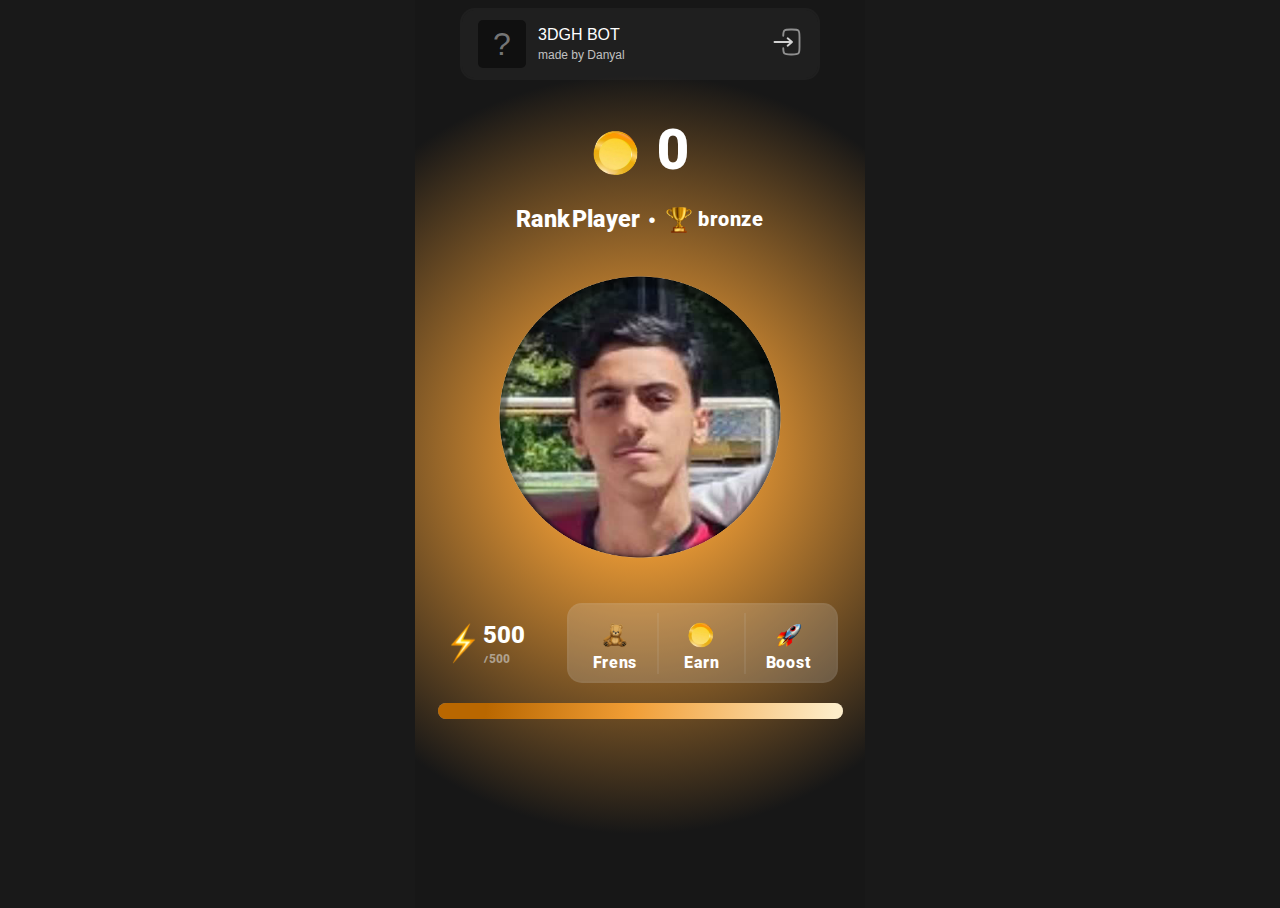
<file: index.html>
<!DOCTYPE html>
<html lang="en">
<head>
    <meta charset="UTF-8">
    <meta name="viewport" content="width=device-width, initial-scale=1.0">
    <title>NotCoin</title>
    <link rel="stylesheet" href="./assets/css/style.css">
    <link rel="stylesheet" href="./assets/css/responsive.css">
    <meta name="theme-color" content="#f19e36" />

    <link rel="icon" type="image/x-icon" href="./assets/favicon/favicon.ico">

</head>
<body>

    
    <div class="squad-container">
        <div class="login">
            <div class="login-detail">
                <div class="profile">
                    <span>?</span>
                </div>

                <div class="user-data">
                    <span class="name">3DGH BOT</span>
                    <span class="user-rank">made by Danyal</span>
                </div>
            </div>

            <div>
                <a href="/notcoin/login.html">
                    <svg width="30px" height="30px" viewBox="0 0 24 24" fill="none" xmlns="http://www.w3.org/2000/svg">
                        <path opacity="0.8" d="M2.00098 11.999L16.001 11.999M16.001 11.999L12.501 8.99902M16.001 11.999L12.501 14.999" stroke="#ffffff" stroke-width="1.5" stroke-linecap="round" stroke-linejoin="round"/>
                        <path opacity="0.5" d="M9.00195 7C9.01406 4.82497 9.11051 3.64706 9.87889 2.87868C10.7576 2 12.1718 2 15.0002 2L16.0002 2C18.8286 2 20.2429 2 21.1215 2.87868C22.0002 3.75736 22.0002 5.17157 22.0002 8L22.0002 16C22.0002 18.8284 22.0002 20.2426 21.1215 21.1213C20.2429 22 18.8286 22 16.0002 22H15.0002C12.1718 22 10.7576 22 9.87889 21.1213C9.11051 20.3529 9.01406 19.175 9.00195 17" stroke="#ffffff" stroke-width="1.5" stroke-linecap="round"/>
                    </svg>
                </a>
            </div>
        </div>
    </div>

    <div class="coin-count-container">
        <img src="./assets/images/coin.png" width="45px">
        <h1 class="select-none"></h1>
    </div>

    <div class="rank-container">
        <div class="rank-items">
            <h3 class="select-none">Rank Player</h3>
            <span>•</span>
            <img src="./assets/images/bronze-medal.png" class="select-none" width="30px">
            <span id="rank" class="select-none">bronze</span>
        </div>
    </div>
    
    <div class="coin-container">
        <!-- <span>+1</span> -->
        <img src="./assets/images/golden.png" id="coin" class="select-none" width="300px" />
    </div>

    <div class="menu-container">
        <div class="power">
            <img src="./assets/images/thunder.png" width="40px">
            <div class="power-count">
                <span id="power" class="select-none">0</span>
                <span class="gray select-none" id="total">/0</span>
            </div>
        </div>

        <div class="menu-bottuns">
            <a href="/notcoin/frens.html" class="button b-r">
                <img src="./assets/images/teddy-bear.png" alt="" width="28px">
                <span class="select-none">Frens</span>
            </a>
            <a href="/notcoin/earn.html" class="button b-r">
                <img src="./assets/images/coin.png" alt="" width="28px">
                <span class="select-none">Earn</span>
            </a>
            <a href="/notcoin/boost.html" class="button">
                <img src="./assets/images/rocket.png" alt="" width="28px">
                <span class="select-none">Boost</span>
            </a>
        </div>
    </div>

    <div class="progress-bar">
        <div class="progress"></div>
    </div>


    <script src="./assets/js/main.js"></script>
</body>
</html>
</file>
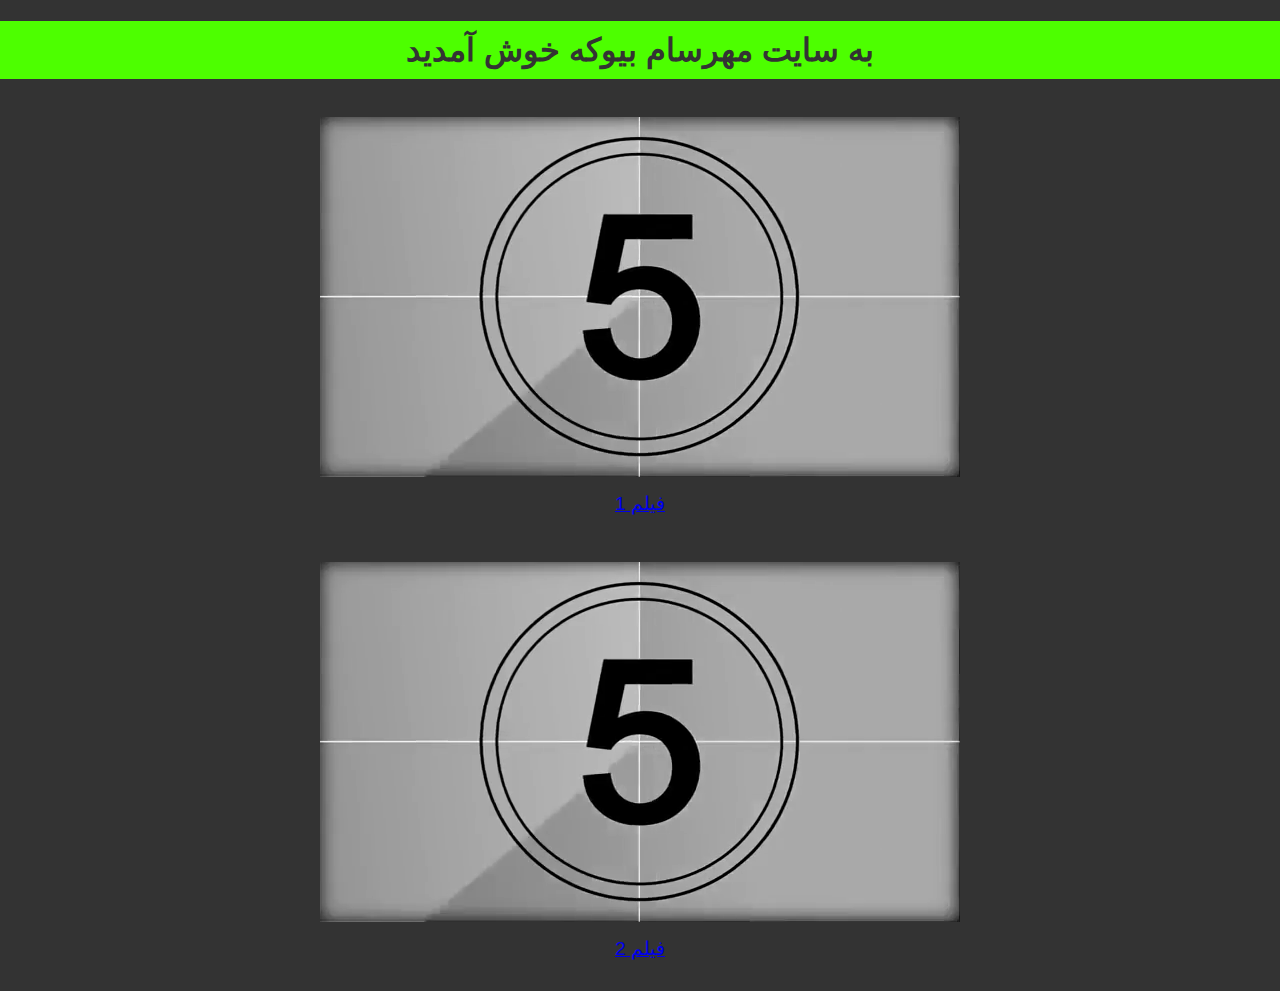
<file: a/index.html>
<!DOCTYPE html>
<html lang="fa">
<head>
    <meta charset="UTF-8">
    <meta name="viewport" content="width=device-width, initial-scale=1.0">
    <title>masoud hub</title>
    <style>
        body {
            font-family: 'Roboto', sans-serif;
            background-color: #333;
            margin: 0;
            padding: 0;
            color: #fff;
            height: 100vh;
        }
        h1 {
            background-color: #4dff00;
            color: #333;
            padding: 10px 0;
            text-align: center;
            font-size: 2em;
        }
        .container {
            max-width: 1200px;
            margin: 0 auto;
            padding: 0 20px;
            display: flex;
            flex-direction: column;
            justify-content: center;
            align-items: center;
        }
        figcaption {
            text-align: center;
            font-size: 1.2em;
            margin: 15px 0;
        }
        .video-button {
            background-color: #f4f4f4;
            color: #333;
            border: none;
            padding: 10px 20px;
            font-size: 1em;
            cursor: pointer;
            text-decoration: none;
            display: inline-block;
            margin: 15px 2px;
            transition: background-color 0.3s;
        }
        .video-button:hover {
            background-color: #555;
        }
        /* Responsive video */
        video {
            max-width: 100%;
            display: flex;
            justify-content: center;
            align-items: center;
            padding: 0;
            margin: 0;
        }
        /* Responsive layout for smaller screens */
        @media (max-width: 600px) {
            .container {
                width: 100%;
                padding: 0;
            }
        }
        /* Styles for larger screens */
        @media (min-width: 601px) {
            .container {
                width: 80%;
                padding: 0 10%;
            }
        }
    </style>
</head>
<body>
    <h1>به سایت مهرسام بیوکه خوش آمدید</h1>
    <div class="container">
        <figure>
            <video id="video1" src="Vid/1.mp4" autoplay muted loop preload="metadata">فیلم 1</video>
            <figcaption><a href="V1.html">فیلم 1</a></figcaption>
        </figure>
        <figure>
            <video id="video2" src="Vid/2.mp4" autoplay muted loop preload="metadata">فیلم 2</video>
            <figcaption><a href="V2.html">فیلم 2</a></figcaption>
        </figure>
    </div>
    <script>
        window.addEventListener('load', (event) => {
            var video1 = document.getElementById('video1');
            var video2 = document.getElementById('video2');

            video1.onloadedmetadata = function() {
                var randomStart = Math.random() * (video1.duration - 5);
                video1.currentTime = randomStart;
                video1.play();
                setTimeout(function(){ 
                    video1.pause(); 
                    video1.loop = true;
                    video1.play();
                }, 5000);
            }

            video2.onloadedmetadata = function() {
                var randomStart = Math.random() * (video2.duration - 5);
                video2.currentTime = randomStart;
                video2.play();
                setTimeout(function(){ 
                    video2.pause(); 
                    video2.loop = true;
                    video2.play();
                }, 5000);
            }
        });
    </script>
</body>
</html>
</file>
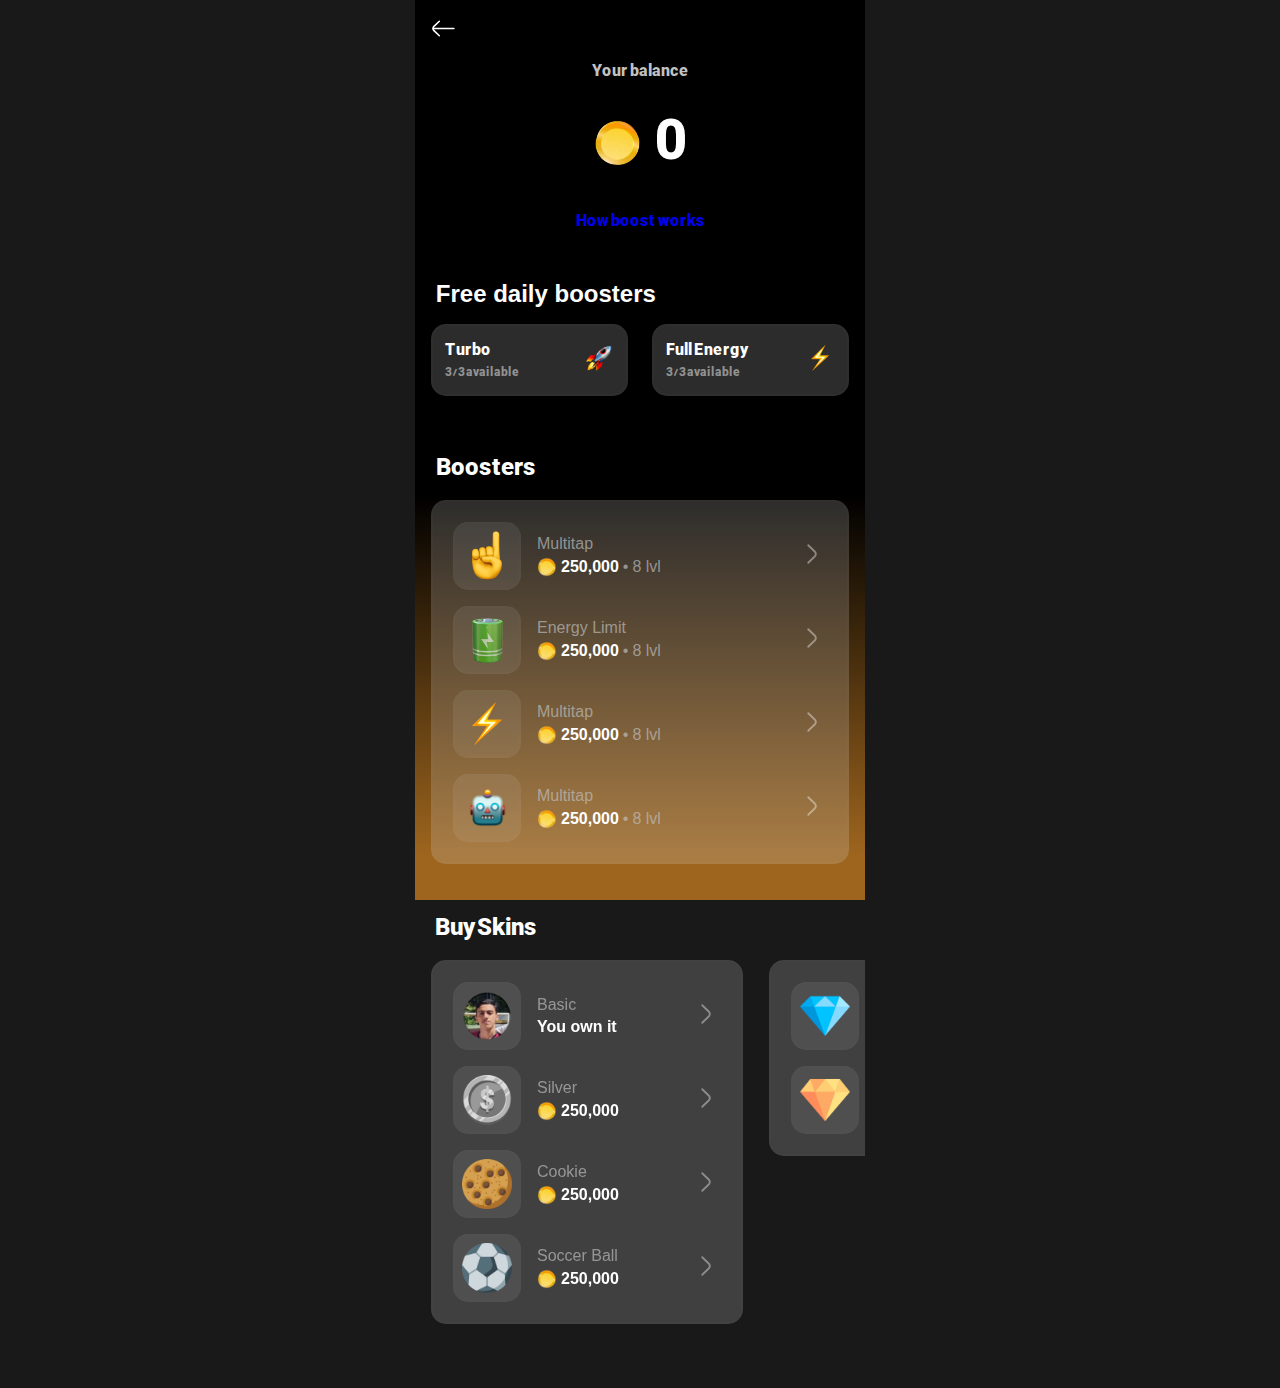
<file: boost.html>
<!DOCTYPE html>
<html lang="en">
<head>
    <meta charset="UTF-8">
    <meta name="viewport" content="width=device-width, initial-scale=1.0">
    <title>NotCoin - Boosters</title>
    <link rel="stylesheet" href="./assets/css/style.css">
    <link rel="stylesheet" href="./assets/css/responsive.css">

    <link rel="icon" type="image/x-icon" href="./assets/favicon/favicon.ico">
    <link rel="icon" type="image/png" href="./assets/favicon/favicon-16x16.png" sizes="16x16">
    <link rel="icon" type="image/png" href="./assets/favicon/favicon-32x32.png" sizes="32x32">
    <link rel="apple-touch-icon" href="./assets/favicon/apple-touch-icon.png">
    <link rel="android-chrome-192x192" href="./assets/favicon/android-chrome-192x192.png" sizes="192x192">
    <link rel="android-chrome-512x512" href="./assets/favicon/android-chrome-512x512.png" sizes="512x512">

    <link rel="stylesheet" href="https://cdn.jsdelivr.net/npm/swiper@11/swiper-bundle.min.css" />

</head>
<body class="boost">
    
    <div class="haeder">
        <a href="/notcoin">
            <svg width="25px" height="25px" viewBox="0 0 24 24" fill="none" xmlns="http://www.w3.org/2000/svg">
                <path d="M22 11.9299H2" stroke="#ffffff" stroke-width="1.5" stroke-linecap="round" stroke-linejoin="round"/>
                <path d="M8.00009 19L2.84009 14C2.5677 13.7429 2.35071 13.433 2.20239 13.0891C2.05407 12.7452 1.97754 12.3745 1.97754 12C1.97754 11.6255 2.05407 11.2548 2.20239 10.9109C2.35071 10.567 2.5677 10.2571 2.84009 10L8.00009 5" stroke="#ffffff" stroke-width="1.5" stroke-linecap="round" stroke-linejoin="round"/>
            </svg>
        </a>
        <!-- <h1>Notcoin</h1> -->
    </div>

    <div class="user-balance">
        <div class="balance-title">
            <span class="select-none">Your balance</span>
        </div>
        <div class="balance-coins">
            <img src="./assets/images/coin.png" width="50px" alt="">
            <span id="balance" class="select-none"></span>
        </div>
        <div class="balance-guid">
            <a href="/notcoin/guid.html" class="select-none">How boost works</a>
        </div>
    </div>


    <div class="free-boosts">
        <div class="free-boosts-title">
            <h2>Free daily boosters</h2>
        </div>
        <div class="free-boosts-buttons">

            <div class="free-boost-button m-r" id="turbo">
                <div class="free-boosts-detail">
                    <span class="select-none">Turbo</span>
                    <span class="available select-none">3/3 available</span>
                </div>
                <div>
                    <img src="./assets/images/rocket.png" width="30px" alt="">
                </div>
            </div>

            <div class="free-boost-button m-l" id="charge">
                <div class="free-boosts-detail">
                    <span class="select-none">Full Energy</span>
                    <span class="available select-none">3/3 available</span>
                </div>
                <div>
                    <img src="./assets/images/thunder.png" width="30px" alt="">
                </div>
            </div>


        </div>
        
    </div>

    <div class="boosters">
        <div class="boosters-title">
            <h2 class="select-none">Boosters</h2>
        </div>

        <div class="boosters-buttons">
            <div class="boosters-button m-b-1">

                <div class="boosters-button-detail">
                    <div class="boosters-button-image">
                        <img src="./assets/images/point_up.png" width="50px">
                    </div>
                    <div>
                        <div>
                            <h4>Multitap</h4>
                        </div>
                        <div class="boosters-button-data">
                            <img src="./assets/images/coin.png" width="20px" class="m-r-25">
                            <h5 class="m-r-25">250,000</h5>
                            <span class="m-r-25">•</span>
                            <p>8 lvl</p>
                        </div>
                    </div>
                </div>

                <div>
                    <svg width="30px" height="30px" viewBox="0 0 24 24" fill="none" xmlns="http://www.w3.org/2000/svg">
                        <path d="M9 5L14.15 10C14.4237 10.2563 14.6419 10.5659 14.791 10.9099C14.9402 11.2539 15.0171 11.625 15.0171 12C15.0171 12.375 14.9402 12.7458 14.791 13.0898C14.6419 13.4339 14.4237 13.7437 14.15 14L9 19" stroke="#ffffff" opacity="0.4" stroke-width="1.5" stroke-linecap="round" stroke-linejoin="round"/>
                    </svg>
                </div>


            </div>

            <div class="boosters-button m-b-1">

                <div class="boosters-button-detail">
                    <div class="boosters-button-image">
                        <img src="./assets/images/battery.png" width="45px">
                    </div>
                    <div>
                        <div>
                            <h4>Energy Limit</h4>
                        </div>
                        <div class="boosters-button-data">
                            <img src="./assets/images/coin.png" width="20px" class="m-r-25">
                            <h5 class="m-r-25">250,000</h5>
                            <span class="m-r-25">•</span>
                            <p>8 lvl</p>
                        </div>
                    </div>
                </div>

                <div>
                    <svg width="30px" height="30px" viewBox="0 0 24 24" fill="none" xmlns="http://www.w3.org/2000/svg">
                        <path d="M9 5L14.15 10C14.4237 10.2563 14.6419 10.5659 14.791 10.9099C14.9402 11.2539 15.0171 11.625 15.0171 12C15.0171 12.375 14.9402 12.7458 14.791 13.0898C14.6419 13.4339 14.4237 13.7437 14.15 14L9 19" stroke="#ffffff" opacity="0.4" stroke-width="1.5" stroke-linecap="round" stroke-linejoin="round"/>
                    </svg>
                </div>


            </div>

            <div class="boosters-button m-b-1">

                <div class="boosters-button-detail">
                    <div class="boosters-button-image">
                        <img src="./assets/images/thunder.png" width="50px">
                    </div>
                    <div>
                        <div>
                            <h4>Multitap</h4>
                        </div>
                        <div class="boosters-button-data">
                            <img src="./assets/images/coin.png" width="20px" class="m-r-25">
                            <h5 class="m-r-25">250,000</h5>
                            <span class="m-r-25">•</span>
                            <p>8 lvl</p>
                        </div>
                    </div>
                </div>

                <div>
                    <svg width="30px" height="30px" viewBox="0 0 24 24" fill="none" xmlns="http://www.w3.org/2000/svg">
                        <path d="M9 5L14.15 10C14.4237 10.2563 14.6419 10.5659 14.791 10.9099C14.9402 11.2539 15.0171 11.625 15.0171 12C15.0171 12.375 14.9402 12.7458 14.791 13.0898C14.6419 13.4339 14.4237 13.7437 14.15 14L9 19" stroke="#ffffff" opacity="0.4" stroke-width="1.5" stroke-linecap="round" stroke-linejoin="round"/>
                    </svg>
                </div>


            </div>

            <div class="boosters-button">

                <div class="boosters-button-detail">
                    <div class="boosters-button-image">
                        <img src="./assets/images/robot_face.png" width="45px">
                    </div>
                    <div>
                        <div>
                            <h4>Multitap</h4>
                        </div>
                        <div class="boosters-button-data">
                            <img src="./assets/images/coin.png" width="20px" class="m-r-25">
                            <h5 class="m-r-25">250,000</h5>
                            <span class="m-r-25">•</span>
                            <p>8 lvl</p>
                        </div>
                    </div>
                </div>

                <div>
                    <svg width="30px" height="30px" viewBox="0 0 24 24" fill="none" xmlns="http://www.w3.org/2000/svg">
                        <path d="M9 5L14.15 10C14.4237 10.2563 14.6419 10.5659 14.791 10.9099C14.9402 11.2539 15.0171 11.625 15.0171 12C15.0171 12.375 14.9402 12.7458 14.791 13.0898C14.6419 13.4339 14.4237 13.7437 14.15 14L9 19" stroke="#ffffff" opacity="0.4" stroke-width="1.5" stroke-linecap="round" stroke-linejoin="round"/>
                    </svg>
                </div>


            </div>
        </div>
    </div>


    <div class="buy-skins">
        <div class="boosters-title" style="padding: 0 1.25rem;">
            <h2 class="select-none">Buy Skins</h2>
        </div>

        <div class="swiper skinSwiper">
            <div class="swiper-wrapper">
              <div class="swiper-slide slide">
                <div class="skin-button m-b-1">
                    <div class="boosters-button-detail">
                        <div class="boosters-button-image">
                            <img src="./assets/images/golden.png" width="50px">
                        </div>
                        <div>
                            <div>
                                <h4>Basic</h4>
                            </div>
                            <div class="boosters-button-data">
                                <h5>You own it</h5>
                            </div>
                        </div>
                    </div>
    
                    <div>
                        <svg width="30px" height="30px" viewBox="0 0 24 24" fill="none" xmlns="http://www.w3.org/2000/svg">
                            <path d="M9 5L14.15 10C14.4237 10.2563 14.6419 10.5659 14.791 10.9099C14.9402 11.2539 15.0171 11.625 15.0171 12C15.0171 12.375 14.9402 12.7458 14.791 13.0898C14.6419 13.4339 14.4237 13.7437 14.15 14L9 19" stroke="#ffffff" opacity="0.4" stroke-width="1.5" stroke-linecap="round" stroke-linejoin="round"/>
                        </svg>
                    </div>
                </div>

                <div class="skin-button m-b-1">
                    <div class="boosters-button-detail">
                        <div class="boosters-button-image">
                            <img src="./assets/images/silver.png" width="50px">
                        </div>
                        <div>
                            <div>
                                <h4>Silver</h4>
                            </div>
                            <div class="boosters-button-data">
                                <img src="./assets/images/coin.png" width="20px" class="m-r-25">
                                <h5>250,000</h5>
                            </div>
                        </div>
                    </div>
    
                    <div>
                        <svg width="30px" height="30px" viewBox="0 0 24 24" fill="none" xmlns="http://www.w3.org/2000/svg">
                            <path d="M9 5L14.15 10C14.4237 10.2563 14.6419 10.5659 14.791 10.9099C14.9402 11.2539 15.0171 11.625 15.0171 12C15.0171 12.375 14.9402 12.7458 14.791 13.0898C14.6419 13.4339 14.4237 13.7437 14.15 14L9 19" stroke="#ffffff" opacity="0.4" stroke-width="1.5" stroke-linecap="round" stroke-linejoin="round"/>
                        </svg>
                    </div>
                </div>

                <div class="skin-button m-b-1">
                    <div class="boosters-button-detail">
                        <div class="boosters-button-image">
                            <img src="./assets/images/cookie.png" width="50px">
                        </div>
                        <div>
                            <div>
                                <h4>Cookie</h4>
                            </div>
                            <div class="boosters-button-data">
                                <img src="./assets/images/coin.png" width="20px" class="m-r-25">
                                <h5>250,000</h5>
                            </div>
                        </div>
                    </div>
    
                    <div>
                        <svg width="30px" height="30px" viewBox="0 0 24 24" fill="none" xmlns="http://www.w3.org/2000/svg">
                            <path d="M9 5L14.15 10C14.4237 10.2563 14.6419 10.5659 14.791 10.9099C14.9402 11.2539 15.0171 11.625 15.0171 12C15.0171 12.375 14.9402 12.7458 14.791 13.0898C14.6419 13.4339 14.4237 13.7437 14.15 14L9 19" stroke="#ffffff" opacity="0.4" stroke-width="1.5" stroke-linecap="round" stroke-linejoin="round"/>
                        </svg>
                    </div>
                </div>

                <div class="skin-button">
                    <div class="boosters-button-detail">
                        <div class="boosters-button-image">
                            <img src="./assets/images/soccer-ball.png" width="50px">
                        </div>
                        <div>
                            <div>
                                <h4>Soccer Ball</h4>
                            </div>
                            <div class="boosters-button-data">
                                <img src="./assets/images/coin.png" width="20px" class="m-r-25">
                                <h5>250,000</h5>
                            </div>
                        </div>
                    </div>
    
                    <div>
                        <svg width="30px" height="30px" viewBox="0 0 24 24" fill="none" xmlns="http://www.w3.org/2000/svg">
                            <path d="M9 5L14.15 10C14.4237 10.2563 14.6419 10.5659 14.791 10.9099C14.9402 11.2539 15.0171 11.625 15.0171 12C15.0171 12.375 14.9402 12.7458 14.791 13.0898C14.6419 13.4339 14.4237 13.7437 14.15 14L9 19" stroke="#ffffff" opacity="0.4" stroke-width="1.5" stroke-linecap="round" stroke-linejoin="round"/>
                        </svg>
                    </div>
                </div>
              </div>
              <div class="swiper-slide slide">
                <div class="skin-button m-b-1">
                    <div class="boosters-button-detail">
                        <div class="boosters-button-image">
                            <img src="./assets/images/diamond.png" width="50px">
                        </div>
                        <div>
                            <div>
                                <h4>Diamond</h4>
                            </div>
                            <div class="boosters-button-data">
                                <img src="./assets/images/coin.png" width="20px" class="m-r-25">
                                <h5>250,000</h5>
                            </div>
                        </div>
                    </div>
    
                    <div>
                        <svg width="30px" height="30px" viewBox="0 0 24 24" fill="none" xmlns="http://www.w3.org/2000/svg">
                            <path d="M9 5L14.15 10C14.4237 10.2563 14.6419 10.5659 14.791 10.9099C14.9402 11.2539 15.0171 11.625 15.0171 12C15.0171 12.375 14.9402 12.7458 14.791 13.0898C14.6419 13.4339 14.4237 13.7437 14.15 14L9 19" stroke="#ffffff" opacity="0.4" stroke-width="1.5" stroke-linecap="round" stroke-linejoin="round"/>
                        </svg>
                    </div>
                </div>

                <div class="skin-button">
                    <div class="boosters-button-detail">
                        <div class="boosters-button-image">
                            <img src="./assets/images/diamond (1).png" width="50px">
                        </div>
                        <div>
                            <div>
                                <h4>Diamond 2</h4>
                            </div>
                            <div class="boosters-button-data">
                                <img src="./assets/images/coin.png" width="20px" class="m-r-25">
                                <h5>250,000</h5>
                            </div>
                        </div>
                    </div>
    
                    <div>
                        <svg width="30px" height="30px" viewBox="0 0 24 24" fill="none" xmlns="http://www.w3.org/2000/svg">
                            <path d="M9 5L14.15 10C14.4237 10.2563 14.6419 10.5659 14.791 10.9099C14.9402 11.2539 15.0171 11.625 15.0171 12C15.0171 12.375 14.9402 12.7458 14.791 13.0898C14.6419 13.4339 14.4237 13.7437 14.15 14L9 19" stroke="#ffffff" opacity="0.4" stroke-width="1.5" stroke-linecap="round" stroke-linejoin="round"/>
                        </svg>
                    </div>
                </div>
              </div>
              <div class="swiper-slide"></div>
            </div>
        </div>
    </div>



    <script src="https://cdn.jsdelivr.net/npm/swiper@11/swiper-bundle.min.js"></script>


    <script>
        var swiper = new Swiper(".skinSwiper", {
            slidesPerView: 2,
            spaceBetween: 10

        });
    </script>

    <script src="./assets/js/charge.js"></script>
    <script src="./assets/js/boost.js"></script>
</body>
</html>
</file>
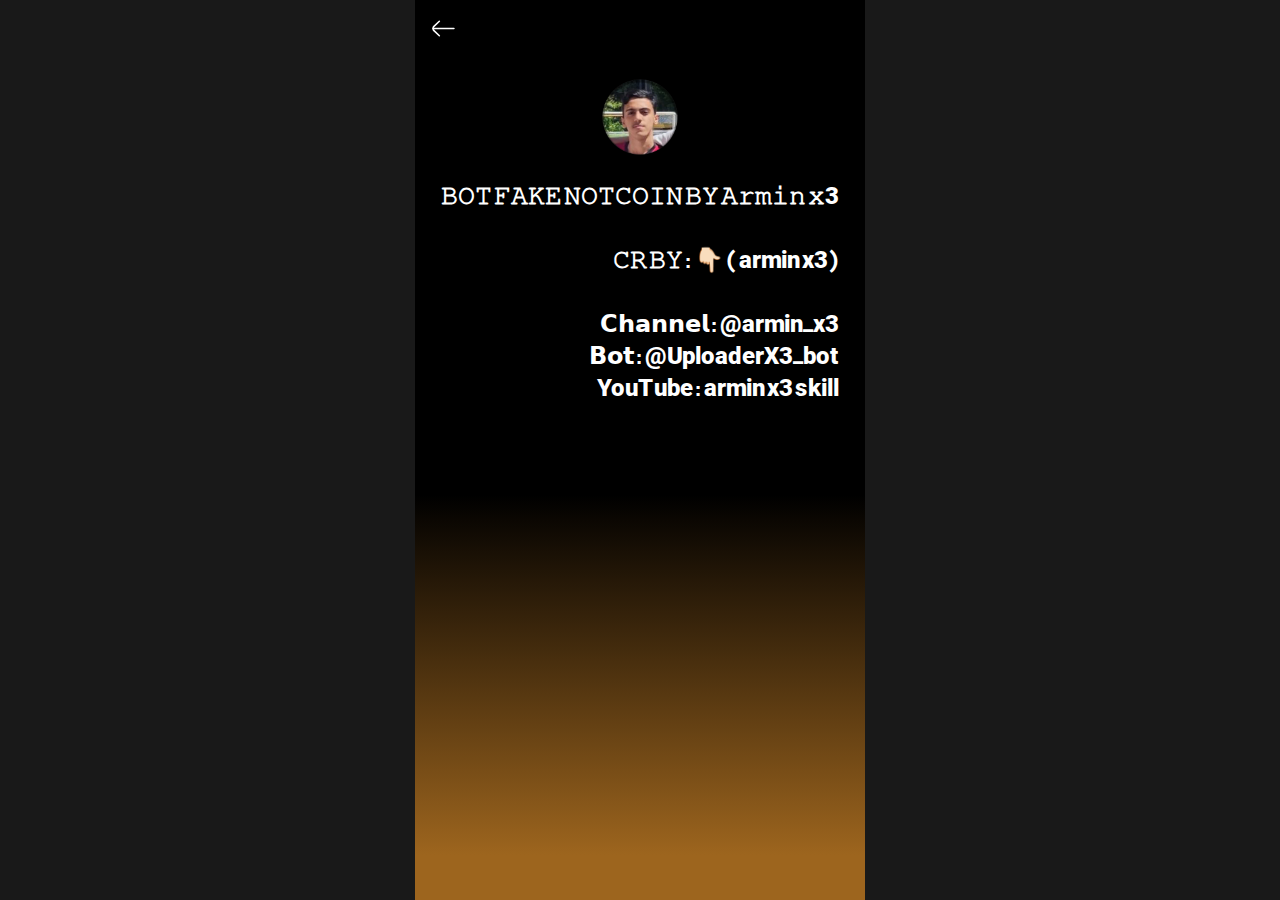
<file: earn.html>
<!DOCTYPE html>
<html lang="en">
<head>
    <meta charset="UTF-8">
    <meta name="viewport" content="width=device-width, initial-scale=1.0">
    <title>armin_x3</title>
    <link rel="stylesheet" href="./assets/css/style.css">
    <link rel="stylesheet" href="./assets/css/responsive.css">
    <meta name="theme-color" content="#f19e36" />

    <link rel="icon" type="image/x-icon" href="./assets/favicon/favicon.ico">
</head>
<body class="earn">

    <div class="haeder">
        <a href="/notcoin">
            <svg width="25px" height="25px" viewBox="0 0 24 24" fill="none" xmlns="http://www.w3.org/2000/svg">
                <path d="M22 11.9299H2" stroke="#ffffff" stroke-width="1.5" stroke-linecap="round" stroke-linejoin="round"/>
                <path d="M8.00009 19L2.84009 14C2.5677 13.7429 2.35071 13.433 2.20239 13.0891C2.05407 12.7452 1.97754 12.3745 1.97754 12C1.97754 11.6255 2.05407 11.2548 2.20239 10.9109C2.35071 10.567 2.5677 10.2571 2.84009 10L8.00009 5" stroke="#ffffff" stroke-width="1.5" stroke-linecap="round" stroke-linejoin="round"/>
            </svg>
        </a>
        <!-- <h1>Notcoin</h1> -->
    </div>

    <div class="earn-more" dir="rtl">
        <img src="./assets/images/golden.png" width="80px">
        <h3>𝙱𝙾𝚃 𝙵𝙰𝙺𝙴 𝙽𝙾𝚃𝙲𝙾𝙸𝙽 𝙱𝚈 𝙰𝚛𝚖𝚒𝚗 𝚡3
<br><br>
𝙲𝚁 𝙱𝚈 : 👇🏻 ( armin x3)
<br> 
<br> 𝗖𝗵𝗮𝗻𝗻𝗲𝗹 : @armin_x3 
<br> 𝗕𝗼𝘁 : @UploaderX3_bot
<br> YouTube : armin x3 skill 
<br>
    </div>

    <div class="invite-bonus-box">
        
    </div>
    
    <script src="./assets/js/charge.js"></script>
</body>
</html>
</file>
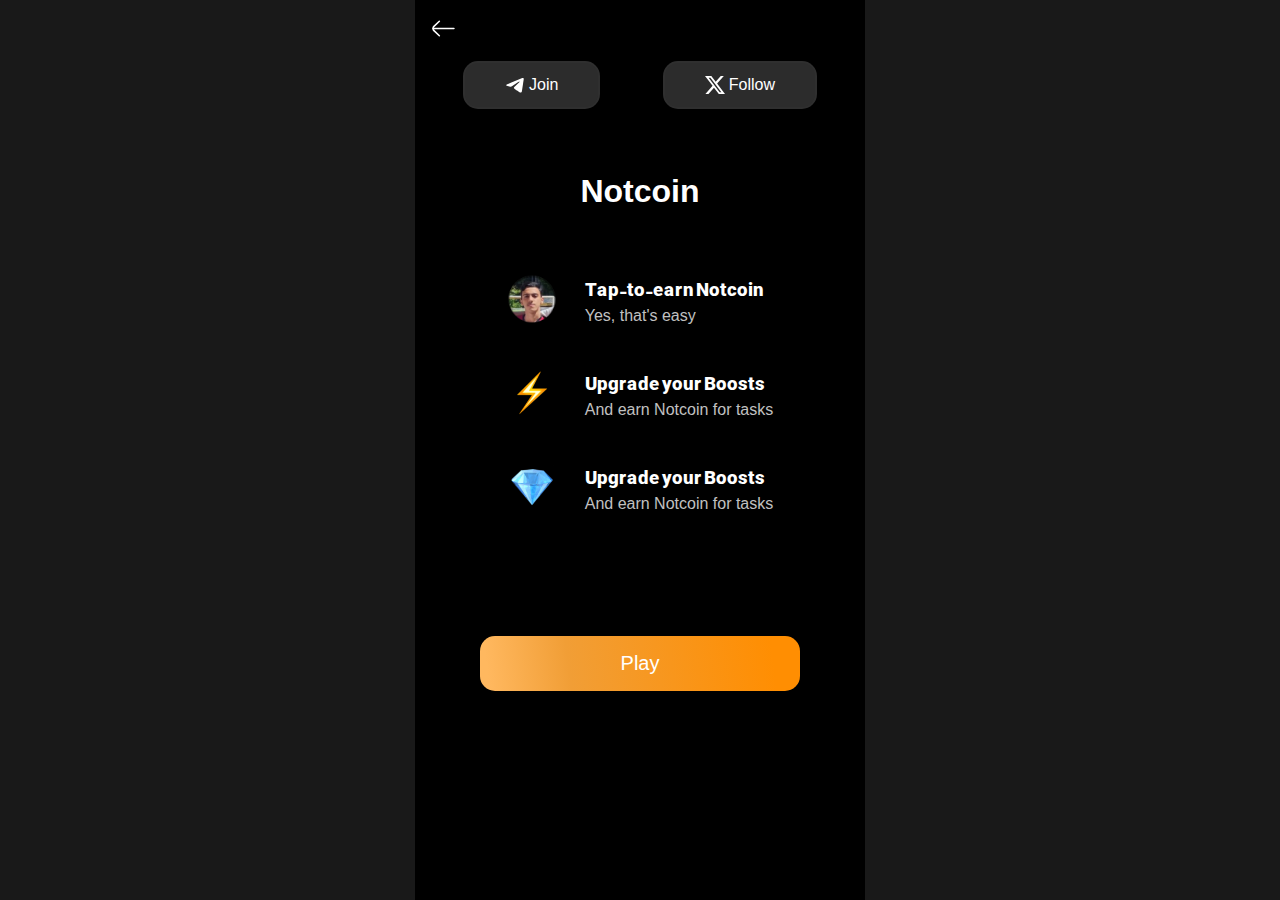
<file: guid.html>
<!DOCTYPE html>
<html lang="en">
<head>
    <meta charset="UTF-8">
    <meta name="viewport" content="width=device-width, initial-scale=1.0">
    <title>Document</title>

    <link rel="stylesheet" href="./assets/css/style.css">
    <link rel="stylesheet" href="./assets/css/responsive.css">

    <link rel="icon" type="image/x-icon" href="./assets/favicon/favicon.ico">
    <link rel="icon" type="image/png" href="./assets/favicon/favicon-16x16.png" sizes="16x16">
    <link rel="icon" type="image/png" href="./assets/favicon/favicon-32x32.png" sizes="32x32">
    <link rel="apple-touch-icon" href="./assets/favicon/apple-touch-icon.png">
    <link rel="android-chrome-192x192" href="./assets/favicon/android-chrome-192x192.png" sizes="192x192">
    <link rel="android-chrome-512x512" href="./assets/favicon/android-chrome-512x512.png" sizes="512x512">
</head>
<body class="guid">

    <div class="haeder">
        <a href="/notcoin/boost.html">
            <svg width="25px" height="25px" viewBox="0 0 24 24" fill="none" xmlns="http://www.w3.org/2000/svg">
                <path d="M22 11.9299H2" stroke="#ffffff" stroke-width="1.5" stroke-linecap="round" stroke-linejoin="round"/>
                <path d="M8.00009 19L2.84009 14C2.5677 13.7429 2.35071 13.433 2.20239 13.0891C2.05407 12.7452 1.97754 12.3745 1.97754 12C1.97754 11.6255 2.05407 11.2548 2.20239 10.9109C2.35071 10.567 2.5677 10.2571 2.84009 10L8.00009 5" stroke="#ffffff" stroke-width="1.5" stroke-linecap="round" stroke-linejoin="round"/>
            </svg>
        </a>
        <!-- <h1>Notcoin</h1> -->
    </div>

    <div class="guid-social">
        <a class="guid-telegram">
            <svg width="20px" height="20px" viewBox="0 0 48 48" fill="none" xmlns="http://www.w3.org/2000/svg">
                <path d="M41.4193 7.30899C41.4193 7.30899 45.3046 5.79399 44.9808 9.47328C44.8729 10.9883 43.9016 16.2908 43.1461 22.0262L40.5559 39.0159C40.5559 39.0159 40.3401 41.5048 38.3974 41.9377C36.4547 42.3705 33.5408 40.4227 33.0011 39.9898C32.5694 39.6652 24.9068 34.7955 22.2086 32.4148C21.4531 31.7655 20.5897 30.4669 22.3165 28.9519L33.6487 18.1305C34.9438 16.8319 36.2389 13.8019 30.8426 17.4812L15.7331 27.7616C15.7331 27.7616 14.0063 28.8437 10.7686 27.8698L3.75342 25.7055C3.75342 25.7055 1.16321 24.0823 5.58815 22.459C16.3807 17.3729 29.6555 12.1786 41.4193 7.30899Z" fill="#ffffff"/>
            </svg>
            Join
        </a>
        <a class="guid-x">
            <svg xmlns="http://www.w3.org/2000/svg" width="20px" height="20px" fill="none" viewBox="0 0 16 16">
                <path d="M12.6.75h2.454l-5.36 6.142L16 15.25h-4.937l-3.867-5.07-4.425 5.07H.316l5.733-6.57L0 .75h5.063l3.495 4.633L12.601.75Zm-.86 13.028h1.36L4.323 2.145H2.865z" fill="#ffffff"/>
            </svg>
            Follow
        </a>
    </div>


    <div class="guid-content">
        <div class="guid-title">
            <h1>Notcoin</h1>
        </div>
        <div class="guid-help">
            <div class="guid-help-detail">
                <div>
                    <img src="./assets/images/golden.png" width="50px">
                </div>
                <div>
                    <h3>Tap-to-earn Notcoin</h3>
                    <p>Yes, that's easy</p>
                </div>
            </div>

            <div class="guid-help-detail">
                <div>
                    <img src="./assets/images/thunder.png" width="50px">
                </div>
                <div>
                    <h3>Upgrade your Boosts</h3>
                    <p>And earn Notcoin for tasks</p>
                </div>
            </div>

            <div class="guid-help-detail">
                <div>
                    <img src="./assets/images/trophy.png" width="50px">
                </div>
                <div>
                    <h3>Upgrade your Boosts</h3>
                    <p>And earn Notcoin for tasks</p>
                </div>
            </div>

        </div>
    </div>

    <div class="guid-button">
        <a href="/notcoin" >Play</a>
    </div>

    <script src="./assets/js/charge.js"></script>
</body>
</html>
</file>
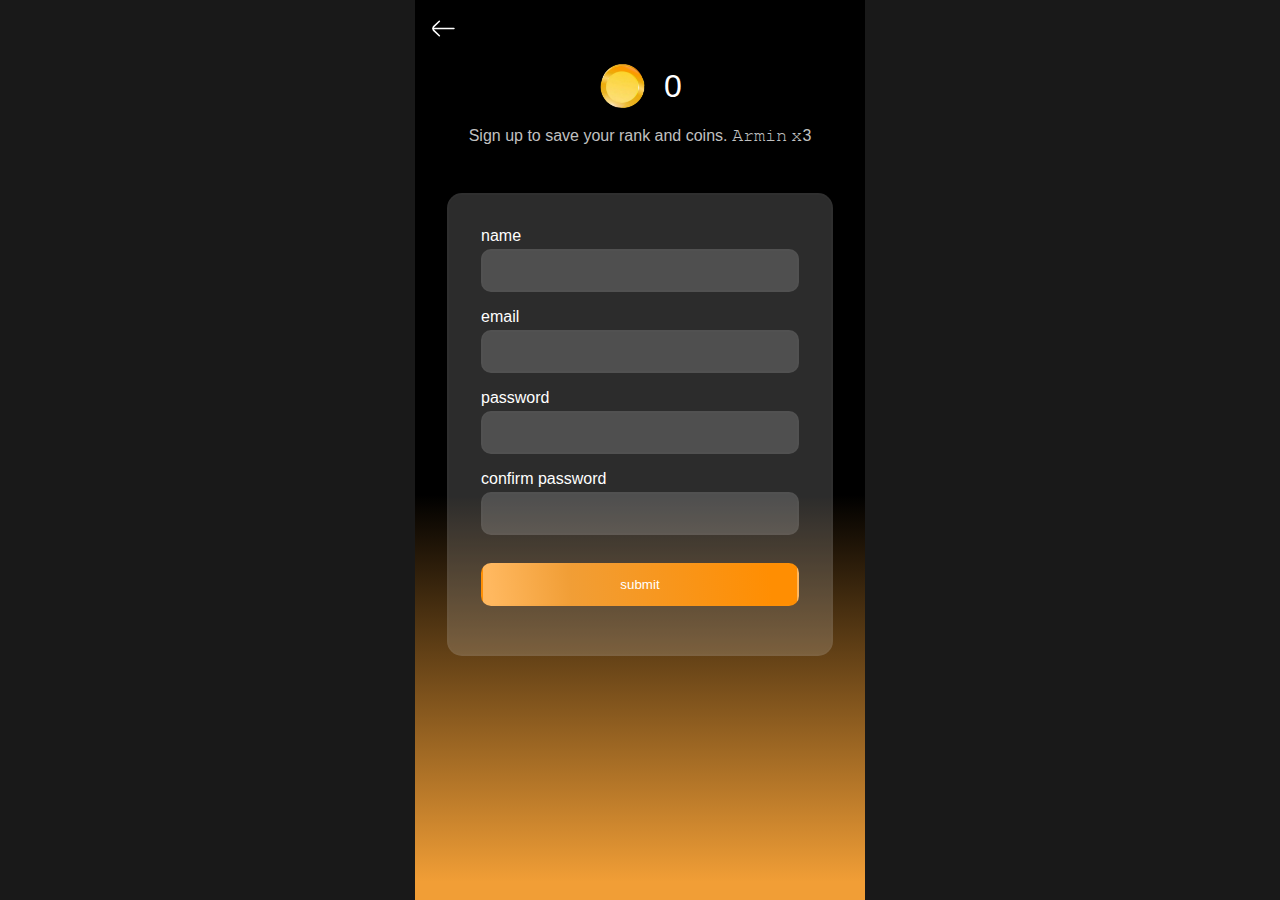
<file: login.html>
<!DOCTYPE html>
<html lang="en">
<head>
    <meta charset="UTF-8">
    <meta name="viewport" content="width=device-width, initial-scale=1.0">
    <title>Document</title>
    <link rel="stylesheet" href="./assets/css/style.css">
    <link rel="stylesheet" href="./assets/css/responsive.css">
    <meta name="theme-color" content="#f19e36" />

    <link rel="icon" type="image/x-icon" href="./assets/favicon/favicon.ico">
</head>
<body class="login-page">

    <div class="haeder">
        <a href="/notcoin">
            <svg width="25px" height="25px" viewBox="0 0 24 24" fill="none" xmlns="http://www.w3.org/2000/svg">
                <path d="M22 11.9299H2" stroke="#ffffff" stroke-width="1.5" stroke-linecap="round" stroke-linejoin="round"/>
                <path d="M8.00009 19L2.84009 14C2.5677 13.7429 2.35071 13.433 2.20239 13.0891C2.05407 12.7452 1.97754 12.3745 1.97754 12C1.97754 11.6255 2.05407 11.2548 2.20239 10.9109C2.35071 10.567 2.5677 10.2571 2.84009 10L8.00009 5" stroke="#ffffff" stroke-width="1.5" stroke-linecap="round" stroke-linejoin="round"/>
            </svg>
        </a>
        <!-- <h1>Notcoin</h1> -->
    </div>

    <div class="login-coins">
        <img src="./assets/images/coin.png" width="50px">
        <span class="login-coins-count"></span>
    </div>

    <div class="login-page-detail">
        <span>Sign up to save your rank and coins.
                                                  𝙰𝚛𝚖𝚒𝚗 𝚡3                 </span>
    </div>

    <div class="login-form">
        <form action="#">
            <label for="name">name</label>
            <input type="text" name="name" id="name">

            <label for="email">email</label>
            <input type="email" name="email" id="email">

            <label for="password">password</label>
            <input type="password" name="password" id="password">

            <label for="confrim">confirm password</label>
            <input type="password" name="confirm" id="confirm">    
            
            <input class="submit-button" type="button" value="submit">
        </form>
    </div>

    <script>
        let coins = localStorage.getItem('coins')
        document.querySelector('.login-coins-count').textContent = coins;
    </script>

    <script src="./assets/js/charge.js"></script>
</body>
</html>
</file>
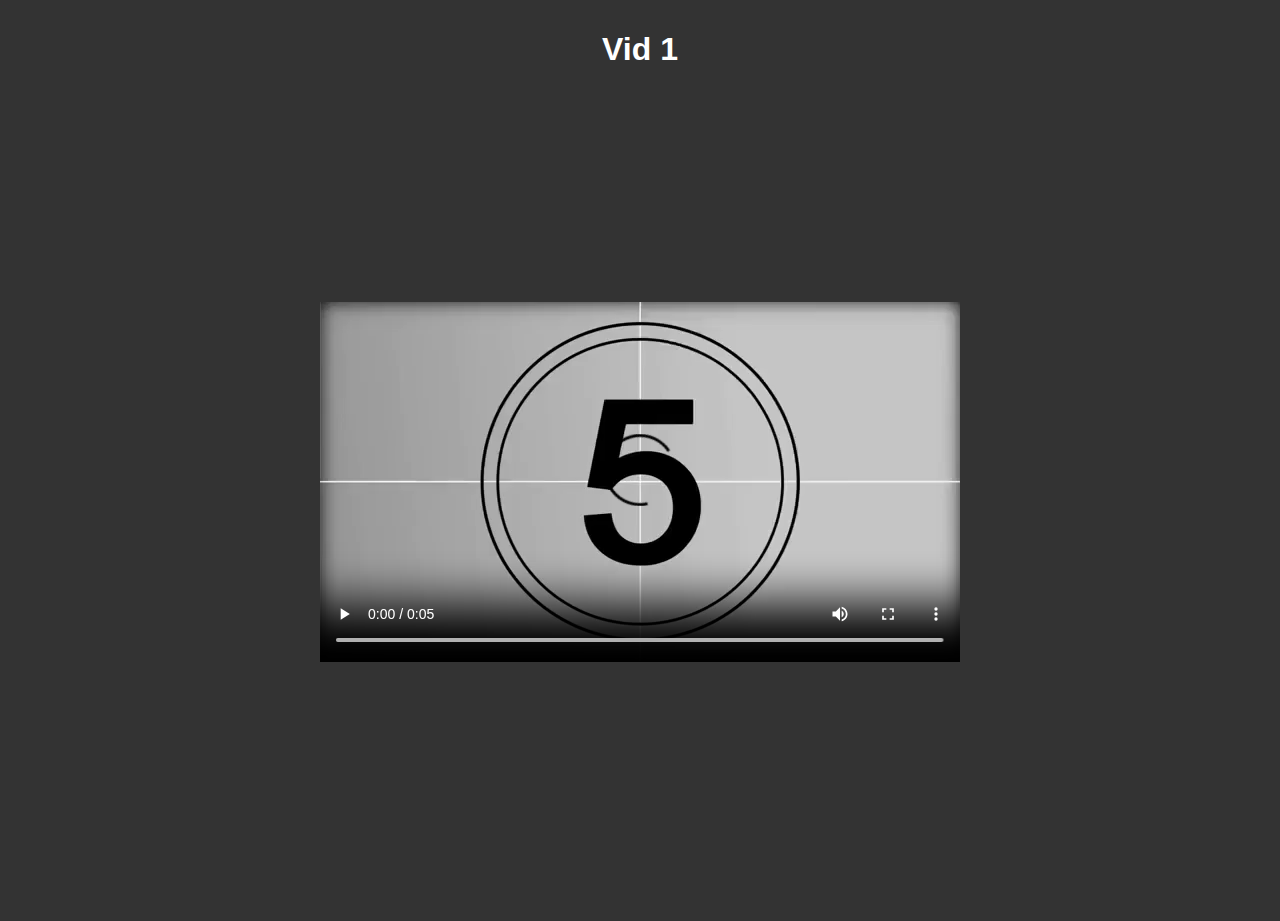
<file: V1.html>
<!DOCTYPE html>
<html lang="fa">
<head>
    <meta charset="UTF-8">
    <meta name="viewport" content="width=device-width, initial-scale=1.0">
    <title>مسعود هاب</title>
    <style>
        body {
            font-family: 'Roboto', sans-serif;
            background-color: #333;
            margin: 0;
            padding: 0;
            color: #fff;
            justify-content: center;
            align-items: center;
            height: 100vh;
        }

        .container {
            width: 85%;
            height: 85%;
        }
        h1 {
            background-color: #333;
            color: #fff;
            padding: 10px 0;
            text-align: center;
            font-size: 2em;
        }
        .container {
            max-width: 1200px;
            margin: 0 auto;
            padding: 0 20px;
            display: flex;
            flex-direction: column;
            justify-content: center;
            align-items: center;
        }
        video {
            max-width: 100%;
            height: auto;
            display: flex;
            justify-content: center;
            align-items: center;
            padding: 0;
            margin: 0;
        }
        /* Responsive layout for smaller screens */
        @media (max-width: 600px) {
            .container {
                width: 100%;
                padding: 0;
            }
        }
        /* Styles for larger screens */
        @media (min-width: 601px) {
            .container {
                width: 80%;
                padding: 0 10%;
            }
        }
    </style>
</head>
<body>
    <h1>Vid 1</h1>
    <div class="container">
        <video controls>
            <source src="Vid/1.mp4" type="video/mp4">
            مرورگر شما از پخش ویدیو پشتیبانی نمیکند.
        </video>
    </div>
</body>
</html>
</file>
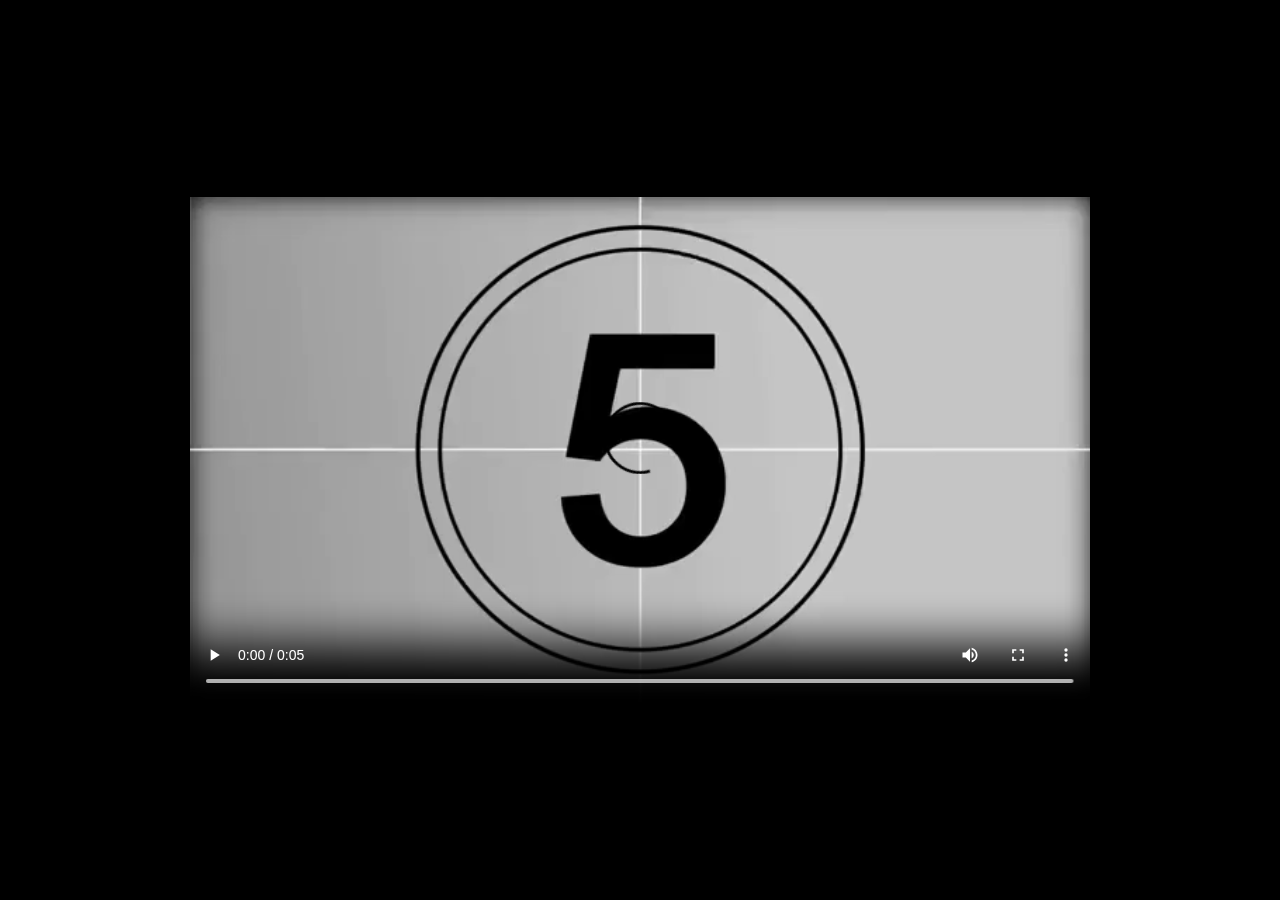
<file: a/V2.html>
<!DOCTYPE html>
<html>
<head>
    <title>فیلم 1</title>
    <style>
        body {
            display: flex;
            justify-content: center;
            align-items: center;
            height: 100vh;
            margin: 0;
            background-color: #000;
        }
        video {
            width: 80%;
            max-width: 900px;
        }
    </style>
</head>
<body>
    <video controls>
        <source src="Vid/2.mp4" type="video/mp4">
        مرورگر شما از تگ video پشتیبانی نمی‌کند.
    </video>
</body>
</html>
</file>
<file: assets/css/style.css>
@charset "utf-8";
/* CSS Document */
@font-face {
	font-family: "amir";
	src: url( "/assets/amir.ttf");
}

* {
    margin: 0;
    padding: 0;
    box-sizing: border-box;
}
a {
    text-decoration: none;
}
a:active {
    color: rgba(241,158,54,1);
}
html {
    font-family: sans-serif;
}
.select-none {
    -moz-user-select: none;
    -webkit-user-select: none;
    user-select: none;
    font-family: amir;
}
body {
    background: radial-gradient(circle, rgba(209,213,223,1) 0%, rgba(123,130,149,1) 15%, rgb(0, 0, 0) 75%);
    background: radial-gradient(circle, rgba(253,237,201,1) 0%, rgba(241,158,54,1) 15%, rgba(23,23,23,1) 75%);
    /* background: radial-gradient(circle, rgba(190,201,233,1) 0%, rgba(95,107,189,1) 15%, rgba(23,23,23,1) 75%); */
    /* background: radial-gradient(circle, rgba(122,230,243,1) 10%, rgba(31,118,191,1) 25%, rgba(23,23,23,1) 75%); */
    /* background: radial-gradient(circle, rgba(205,122,243,1) 0%, rgba(154,31,191,1) 15%, rgba(23,23,23,1) 75%); */

    background-repeat: no-repeat;
    min-height: 100vh;   
}
.haeder {
    display: flex;
    align-items: center;
    padding: 1rem;
}
.haeder a {
    margin-right: 1rem;
}
.squad-container {
    margin: 1.75rem auto;
    width: 80%;
    height: 4.5rem;
    border-radius: 15px;
    background-color: rgba(50, 49, 49, 0.3);
    border: 2px solid rgb(43, 42, 42, 0.05);
}
.login {
    display: flex;
    align-items: center;
    justify-content: space-between;
    height: 100%;
    padding: 0 1rem;
}
.login-detail {
    display: flex;
    align-items: center;
}
.profile {
    width: 3rem;
    height: 3rem;
    background-color: rgb(16, 16, 16);
    display: flex;
    justify-content: center;
    align-items: center;
    border-radius: 5px;
}
.profile span {
    font-size: 2rem;
    color: rgba(151, 151, 151, 0.773);
}
.user-data {
    display: flex;
    flex-direction: column;
    margin-left: 0.75rem;
}
.name {
    color: #ffffff;
}
.user-rank {
    font-size: 0.75rem;
    margin-top: 0.25rem;
    color: #c1c1c1;
}
.coin-count-container {
    width: 100%;
    display: flex;
    justify-content: center;
    align-items: center;
    margin-top: 2.25rem;
}
.rank-container {
    margin-top: 1rem;
    margin-bottom: 2rem;
    display: flex;
    justify-content: center;
    align-items: center;
    color: #ffffff;
}
.rank-items {
    display: flex;
    align-items: center;
    font-size: 1.25rem;
}
.rank-items h3{
    margin-right: 0.5rem;
}
.rank-items img{
    margin-left: 0.5rem;
    margin-right: 0.25rem;
}
#rank {
    font-weight: bold;
}
.coin-count-container img {
    margin-right: 1rem;
    width: 50px;
}
.coin-count-container h1 {
    color: #ffffff;
    font-size: 3.5rem;
}
.coin-container {
    position: relative;
    margin-top: 1.5rem;
    width: 100%;
    display: flex;
    justify-content: center;
}
.coin-container span {
    position: absolute;
    z-index: 999;
    font-size: 2rem;
    color: #ffffff;
}
#coin {
    transition: .1s;
    transform-style: preserve-3d;
}
.menu-container {
    margin-top: 2.25rem;
    width: 90%;
    display: flex;
    justify-content: center;
    align-items: center;
}
.power {
    display: flex;
    justify-content: center;
    margin-right: 0.5rem;
    width: 33%;
}
.power-count {
    display: flex;
    flex-direction: column;
}
.power-count span {
    color: #ffffff;
    font-weight: bold;
    font-size: 1.5rem;
}
.gray {
    color: #d7d7d798!important;
    font-size: 0.75rem!important;
}
.menu-bottuns {
    width: 67%;
    padding: 1rem 0.25rem;
    display: flex;
    justify-content: space-around;
    align-items: center;
    height: 5rem;
    background-color: rgba(218, 218, 218, 0.2);
    border: 2px solid rgba(218, 218, 218, 0.03);
    border-radius: 15px;
    margin-left: 0.5rem;
    margin-right: -1.25rem;
}

.button {
    display: flex;
    flex-direction: column;
    justify-content: center;
    align-items: center;
    padding: 0 0.25rem;
    width: 33.3333%;
}
.button img {
    margin-top: 0.5rem;
}
.button span {
    margin-top: 0.25rem;
    font-weight: bold;
    color: #ffffff;
}
.b-r {
    border-right: 2px solid rgba(218, 218, 218, 0.1);
}
.progress-bar {
    width: 90%;
    height: 1rem;
    margin: 1.25rem auto;
    border-radius: 30px;
    background-color: rgba(218, 218, 218, 0.5)
}
.progress {
    /* width: 100%; */
    height: 100%;
    /* background: linear-gradient(278deg, rgba(205,122,243,1) 2%, rgba(154,31,191,1) 52%, rgba(75,1,97,1) 88%); */
    background: linear-gradient(278deg, rgba(253,237,201,1) 2%, rgba(241,158,54,1) 52%, rgba(185,103,0,1) 88%);
    border-radius: 30px;
}

/* boost page styles */
.boost {
    background: linear-gradient(0deg, rgba(241,158,54,1) 2%, rgb(0, 0, 0) 45%);
    background: linear-gradient(0deg, rgba(157,101,30,1) 5%, rgba(0,0,0,1) 45%);
    background-repeat: no-repeat;
    background-attachment: fixed;
    color: #ffffff;
    padding-bottom: 4rem;
}
.user-balance {
    display: flex;
    flex-direction: column;
    justify-content: center;
    align-items: center;
    padding-bottom: 3rem;
}
.balance-title {
    color: #c1c1c1;
    margin-bottom: 1.5rem;
}
.balance-coins {
    display: flex;
    justify-content: center;
    align-items: center;
    margin-bottom: 2rem;
    font-size: 3.5rem;
    font-weight: bold;
}
.balance-coins img {
    margin-right: 0.75rem;
}
.balance-guid {
    color: rgba(185,103,0,1);
    font-weight: 700;
}
.free-boosts {
    padding: 0 1rem;
}
.free-boosts-title {
    margin-bottom: 0.5rem;
    padding: 0 0.3rem;
}
.free-boosts-buttons {
    display: flex;
    justify-content: space-between;
    align-items: center;
    width: 100%;
}
.free-boost-button {
    cursor: pointer;
    display: flex;
    width: 50%;
    height: 4.5rem;
    margin: 0.5rem 0;
    justify-content: space-between;
    align-items: center;
    border-radius: 15px;
    padding: 0 0.75rem;
    background-color: rgba(218, 218, 218, 0.2);
    border:2px solid rgba(218, 218, 218, 0.02);
}
.free-boosts-detail {
    display: flex;
    flex-direction: column;
    justify-content: center;
}
.m-r {
    margin-right: 0.75rem;
}
.m-l {
    margin-left: 0.75rem;
}
.available {
    margin-top: 0.25rem;
    color: #919191;
    font-size: 0.75rem;
}
.boosters {
    margin-top: 3rem;
    padding: 0 1rem;
}
.boosters-title {
    margin-bottom: 1rem;
    padding: 0 0.3rem;
}
.boosters-buttons {
    width: 100%;
    border-radius: 15px;
    padding: 1.25rem;
    background-color: rgba(218, 218, 218, 0.2);
    border: 2px solid rgba(218, 218, 218, 0.02);
}
.boosters-button {
    cursor: pointer;
    display: flex;
    align-items: center;
    justify-content: space-between;
}
.boosters-button-detail {
    display: flex;
    align-items: center;
    justify-content: space-between;
}
.boosters-button-data {
    display: flex;
    align-items: center;
}
.boosters-button-image {
    background-color: rgba(218, 218, 218, 0.1);
    border: 2px solid rgba(218, 218, 218, 0.01);
    display: flex;
    justify-content: center;
    align-items: center;
    width: 4.25rem;
    height: 4.25rem;
    padding: 4px;
    margin-right: 1rem;
    border-radius: 15px;
}
.boosters-button-detail h4 {
    margin-bottom: 0.25rem;
    font-weight: 300;
}
.boosters-button-detail h4, 
.boosters-button-data span, 
.boosters-button-data  p{
    color: #c1c1c1aa;
}
.boosters-button-data h5{
    font-size: 1rem;
}
.m-r-25 {
    margin-right: 0.25rem;
}
.m-b-1 {
    margin-bottom: 1rem;
}
.buy-skins {
    margin-top: 3rem;
}
.slide {
    width: 17rem!important;
    margin: 0 1rem;
    border-radius: 15px;
    padding: 1.25rem;
    height: 10rem;
    background-color: rgba(218, 218, 218, 0.2);
    border: 2px solid rgba(218, 218, 218, 0.02);
}
.skin-button  {
    cursor: pointer;
    display: flex;
    align-items: center;
    justify-content: space-between;
}

/* guid styles */
.guid {
    background-image: linear-gradient(0deg, rgba(0,0,0,1) 0%, rgba(0,0,0,1) 100%);
}
.guid-social {
    display: flex;
    justify-content: space-between;
    align-items: center;
    color: #ffffff;
    padding: 0 3rem;
}
.guid-social a {
    display: flex;
    align-items: center;
    padding: 0.75rem 2.5rem;
    border-radius: 15px;
    background-color: rgba(218, 218, 218, 0.2);
    border: 2px solid rgba(218, 218, 218, 0.02);
}
.guid-social a svg {
    margin-right: 0.25rem;
}
.guid-content {
    margin-top: 4rem;
    color: #ffffff;
    display: flex;
    flex-direction: column;
    align-items: center;
}
.guid-title {
    margin-bottom: 4rem;
}
.guid-help-detail {
    display: flex;
    align-items: center;
    margin-bottom: 2.5rem;
}
.guid-help-detail img {
    margin-right: 1.75rem;
}
.guid-help-detail h3 {
    margin-bottom: 0.25rem;
}
.guid-help-detail p {
    font-size: 1rem;
    color: #c1c1c1;
}
.guid-button {
    margin-top: 5rem;
    width: 100%;
    display: flex;
    justify-content: center;
    align-items: center;
}
.guid-button a,
.frens-invite-button {
    display: flex;
    justify-content: center;
    align-items: center;
    color: #ffffff;
    font-size: 1.25rem;
    background: linear-gradient(83deg, rgba(255,184,95,1) 3%, rgba(241,158,54,1) 28%, rgba(255,142,2,1) 91%);
    width: 20rem;
    padding: 1rem 0;
    border-radius: 15px;
}

/* frens styles */
.frens {
    background: linear-gradient(0deg, rgba(241,158,54,1) 2%, rgb(0, 0, 0) 45%);
    background: linear-gradient(0deg, rgba(157,101,30,1) 5%, rgba(0,0,0,1) 45%);
    background-repeat: no-repeat;
    background-attachment: fixed;
    color: #ffffff;
    padding-bottom: 4rem;
}
.frens-main  {
    margin: 2rem 0;
    display: flex;
    flex-direction: column;
    justify-content: center;
    align-items: center;
}
.frens-count {
    margin-bottom: 1.25rem;
    font-size: 2rem;
    font-weight: bold;
    
}
.frens-total-earn {
    cursor: pointer;
    display: flex;
    justify-content: space-between;
    align-items: center;
    width: 85%;
    border-radius: 15px;
    background-color: rgba(218, 218, 218, 0.2);
    border: 2px solid rgba(218, 218, 218, 0.02);
    padding: 0.75rem;
}
.frens-total-count {
    display: flex;
    justify-content: center;
    align-items: center;
    color: rgba(241,158,54,1);
}
.frens-total-count img {
    margin-left: 0.5rem;
}
.leaders {
    color: #c1c1c16e;
}
.frens-help, 
.frens-list {
    padding: 1rem;
}
.frens-help-title, 
.frens-list-title {
    padding-left: 0.5rem;
    color: rgba(241,158,54,1);
    font-weight: 600;
    margin-bottom: 0.75rem;
}
.frens-list-title {
    color: #ffffff;
}
.frens-help-box,
.frens-list-box {
    width: 100%;
    /* height: 10rem; */
    margin: 0 auto;
    border-radius: 15px;
    background-color: rgba(218, 218, 218, 0.2);
    border: 2px solid rgba(218, 218, 218, 0.02);
}
.frens-invite {
    cursor: pointer;
    display: flex;
    justify-content: center;
    align-items: center;
    width: 100%;
}
.frens-invite-button {
    position: fixed;
    bottom: 10px;
    width: 23.5rem;
}
.frens-help-content {
    padding: 1rem;
    display: flex;
    align-items: center;
}
.frens-help-image {
    margin-right: 0.75rem;
}
.fren-help-text h5 {
    font-size: 1rem;
    font-weight: 500;
    margin-bottom: 0.25rem;
}
.fren-help-text div{
    margin-top: 0.25rem;
    display: flex;
    align-items: center;
}
.fren-help-text div img {
    margin-right: 0.25rem;
}
.fren-help-text div span {
    margin-right: 0.25rem;
}
.frens-open-detail {
    display: flex;
    justify-content: center;
    align-items: center;
    padding: 1rem 0;
}
.frens-open-detail a {
    color: #ffffff;
    font-weight: bold;
}
.frens-data {
    padding: 1rem;
}
.frens-data,
.frens-profile {
    display: flex;
    justify-content: space-between;
    align-items: center;
}
.frens-profile-photo {
    background-color: aquamarine;
    width: 3.5rem;
    height: 3.5rem;
    border-radius: 100%;
    margin-right: 0.75rem;
}
.frens-profile-data h4{
    margin-bottom: 0.25rem;
}
.frens-profile-data div{
    display: flex;
    align-items: center;
}
.frens-profile-data div img,
.frens-profile-data div span {
    margin-right: 0.30rem;
}
.frens-data-count {
    display: flex;
    justify-content: center;
    align-items: center;
    color: rgb(255, 170, 66);
}
.frens-data-count span{
    margin-right: 0.25rem;
}

/* earn styles */
.earn {
    background: linear-gradient(0deg, rgba(241,158,54,1) 2%, rgb(0, 0, 0) 45%);
    background: linear-gradient(0deg, rgba(157,101,30,1) 5%, rgba(0,0,0,1) 45%);
    background-repeat: no-repeat;
    background-attachment: fixed;
    color: #ffffff;
    padding-bottom: 4rem;
}
.earn-more {
    display: flex;
    flex-direction: column;
    justify-content: center;
    align-items: center;
    margin-top: 1rem;
}
.earn-more img {
    margin-bottom: 1.5rem;
}
.earn-more h3 {
    font-size: 1.5rem;
}

/* login styles */
.login-page {
    background: linear-gradient(0deg, rgba(241,158,54,1) 2%, rgb(0, 0, 0) 45%);
    background-repeat: no-repeat;
    background-attachment: fixed;
    color: #ffffff;
    padding-bottom: 4rem;
}
.login-coins,
.login-page-detail {
    display: flex;
    justify-content: center;
    align-items: center;
}
.login-page-detail  {
    margin-top: 1rem;
    font-size: 1rem;
    color: #c1c1c1;
}
.login-coins-count {
    font-size: 2rem;
    margin-left: 1rem;
}
.login-form {
    margin-top: 3rem;
    padding: 0 2rem;
}
.login-form form {
    padding: 2rem;
    border-radius: 15px;
    background-color: rgba(218, 218, 218, 0.2);
    border: 2px solid rgba(218, 218, 218, 0.02);
    display: flex;
    flex-direction: column;
    justify-content: center;
}

.login-form form label {
    margin-bottom: 0.25rem;
}
.login-form form input {
    outline: none;
    background-color: rgba(218, 218, 218, 0.2);
    border: 2px solid rgba(218, 218, 218, 0.02);
    margin-bottom: 1rem;
    padding: 0.75rem;
    color: #ffffff;
    border-radius: 10px;
}
.submit-button {
    border: none;
    outline: none;
    margin-top: 0.75rem;
    background: linear-gradient(83deg, rgba(255,184,95,1) 3%, rgba(241,158,54,1) 28%, rgba(255,142,2,1) 91%);
}
h3{font-family:amir}
span{}
</file>
<file: assets/css/responsive.css>
@media screen and (min-width: 764px) {
    body,
    .boost, 
    .guid,
    .frens,
    .earn,
    .login-page {
        max-width: 450px;
        margin: 0 auto;
        background-color: #191919!important;
        background-size: 450px;
        background-position: center;
    }
    .squad-container {
        margin: 0.5rem auto;
    }
    .slide  {
        width: 19.5rem!important;
    }
    .frens-invite-button {
        width: 26.5rem;
    }
}
</file>
